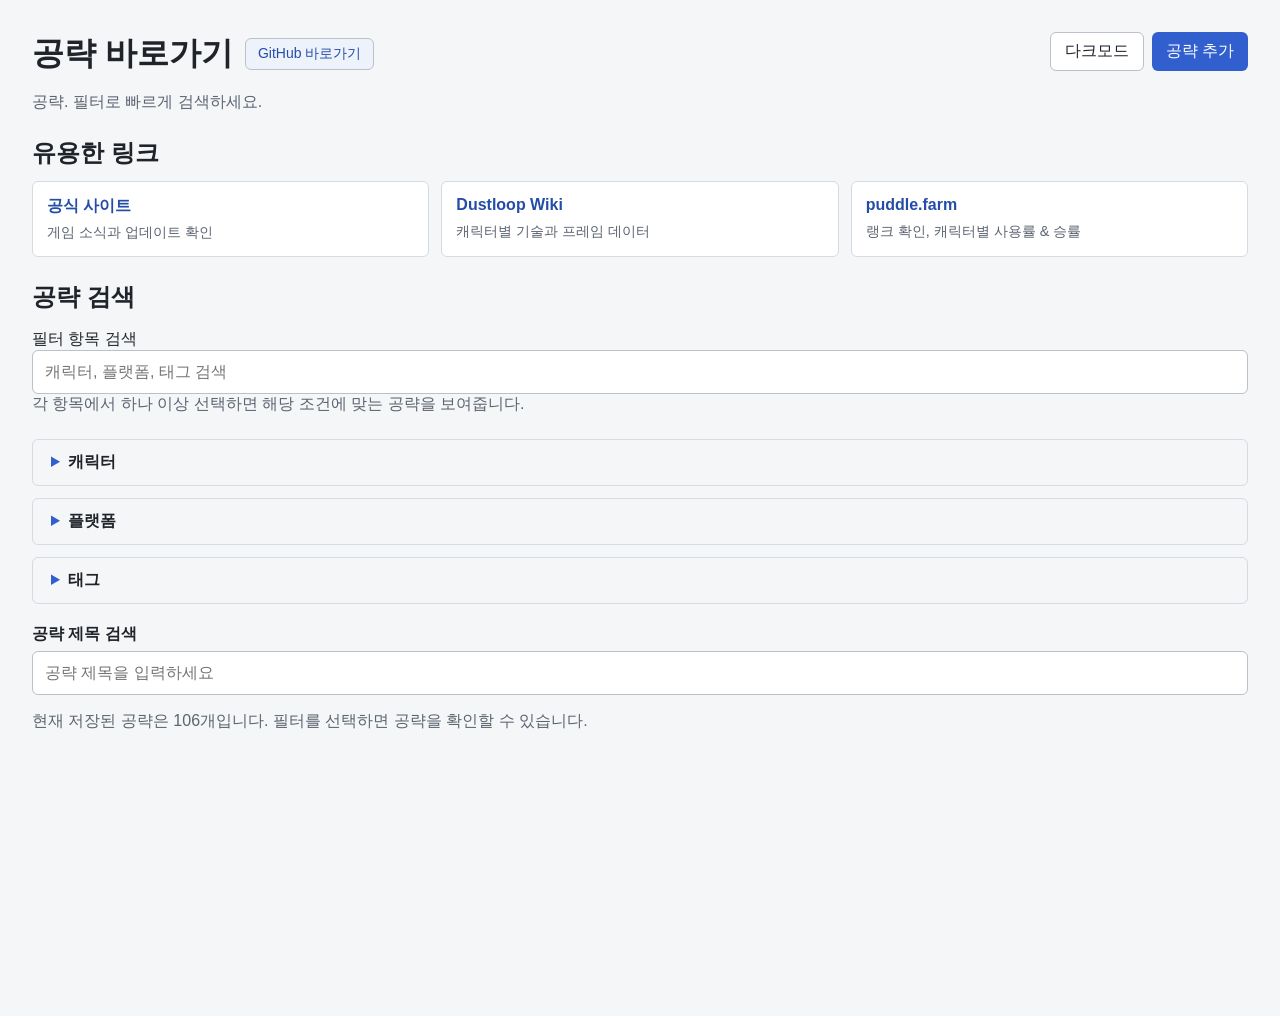
<file: HTML/index.html>
<!DOCTYPE html>
<html lang="ko">
<head>
    <!-- 한글 표시와 모바일 화면 대응을 위한 기본 문서 설정입니다. -->
    <meta charset="UTF-8">
    <meta name="viewport" content="width=device-width, initial-scale=1.0">
    <title>공략 바로가기</title>
    <!-- 화면 레이아웃과 색상은 외부 스타일시트에서 관리합니다. -->
    <link rel="stylesheet" href="style.css">
    <script>
        if (localStorage.getItem("theme") === "dark") {
            document.documentElement.dataset.theme = "dark";
        }
    </script>
    <!-- DB에서 변환된 공략 데이터를 먼저 등록한 후 화면 로직을 실행합니다. -->
    <script src="javascript/guides-data.js"></script>
    <script src="javascript/app-state.js" defer></script>
    <script src="javascript/guide-form.js" defer></script>
    <script src="javascript/filter-ui.js" defer></script>
    <script src="javascript/guide-list.js" defer></script>
    <script src="javascript/script.js" defer></script>
</head>
<body>
    <!-- 페이지 전체를 감싸는 기본 레이아웃 컨테이너입니다. -->
    <main class="page">
        <header class="page-header">
            <div class="page-title-row">
                <h1>공략 바로가기</h1>
                <a
                    class="github-link-button"
                    href="https://github.com/Quraressimo/fgc_doc_shortcut"
                    target="_blank"
                    rel="noopener noreferrer"
                >
                    GitHub 바로가기
                </a>
            </div>
            <p>공략. 필터로 빠르게 검색하세요.</p>
            <div class="header-actions">
                <button id="theme-toggle-button" class="theme-toggle-button" type="button" aria-pressed="false">
                    다크모드
                </button>
                <button id="open-sql-generator" class="sql-toggle-button" type="button">
                    공략 추가
                </button>
            </div>
        </header>

        <!-- 자주 참고하는 외부 사이트 링크를 카드 형태로 제공합니다. -->
        <section class="useful-links" aria-labelledby="useful-links-title">
            <h2 id="useful-links-title">유용한 링크</h2>
            <ul class="useful-link-list">
                <li>
                    <a href="https://www.guiltygear.com/ggst/kr/" target="_blank" rel="noopener noreferrer">
                        <strong>공식 사이트</strong>
                        <span>게임 소식과 업데이트 확인</span>
                    </a>
                </li>
                <li>
                    <a href="https://www.dustloop.com/w/GGST" target="_blank" rel="noopener noreferrer">
                        <strong>Dustloop Wiki</strong>
                        <span>캐릭터별 기술과 프레임 데이터</span>
                    </a>
                </li>
                <li>
                    <a href="https://puddle.farm/ggst/" target="_blank" rel="noopener noreferrer">
                        <strong>puddle.farm</strong>
                        <span>랭크 확인, 캐릭터별 사용률 & 승률</span>
                    </a>
                </li>
            </ul>
        </section>

        <!-- 서버 없이 입력한 공략을 INSERT SQL로 변환하는 팝업입니다. -->
        <dialog id="sql-generator-dialog" class="guide-sql-dialog">
            <h2 id="sql-generator-title">공략 추가용 SQL 만들기</h2>
            <button id="close-sql-generator" class="sql-dialog-close" type="button" aria-label="공략 추가 창 닫기">
                ×
            </button>
            <p class="form-help">
                정보를 입력한 뒤 생성된 SQL을 <code>DB\sql\crud.sql</code>에 추가하세요.
            </p>
            <form id="guide-form">
                <div class="guide-form-grid">
                    <label class="guide-form-id">
                        <span>ID <span class="required-marker" aria-hidden="true">*</span></span>
                        <input id="guide-id-input" type="number" min="0" value="0" required>
                        <small id="guide-id-help" class="form-help">로드된 DB 데이터에서 플랫폼의 최소 빈 ID를 입력합니다.</small>
                    </label>
                    <label class="guide-form-platform">
                        플랫폼
                        <select id="guide-platform-input" required>
                        </select>
                    </label>
                    <label class="guide-form-title">
                        <span>제목 <span class="required-marker" aria-hidden="true">*</span></span>
                        <input id="guide-title-input" type="text" required>
                    </label>
                    <label class="guide-form-url">
                        <span>URL <span class="required-marker" aria-hidden="true">*</span></span>
                        <input id="guide-url-input" type="url" required>
                    </label>
                    <label class="guide-form-character">
                        캐릭터
                        <input
                            id="guide-character-input"
                            type="text"
                            placeholder="공용이면 비워두세요"
                            aria-autocomplete="list"
                            aria-controls="guide-character-suggestions"
                            aria-expanded="false"
                        >
                        <ul id="guide-character-suggestions" class="guide-autocomplete-list" aria-label="캐릭터 완성 후보" hidden></ul>
                    </label>
                    <label class="guide-form-tag-1">
                        <span>태그 1 <span class="required-marker" aria-hidden="true">*</span></span>
                        <input id="guide-tag-1-input" type="text" required aria-autocomplete="list" aria-controls="guide-tag-1-suggestions" aria-expanded="false">
                        <ul id="guide-tag-1-suggestions" class="guide-autocomplete-list" aria-label="태그 완성 후보" hidden></ul>
                    </label>
                    <label class="guide-form-tag-2">
                        태그 2
                        <input id="guide-tag-2-input" type="text" aria-autocomplete="list" aria-controls="guide-tag-2-suggestions" aria-expanded="false">
                        <ul id="guide-tag-2-suggestions" class="guide-autocomplete-list" aria-label="태그 완성 후보" hidden></ul>
                    </label>
                    <label class="guide-form-tag-3">
                        태그 3
                        <input id="guide-tag-3-input" type="text" aria-autocomplete="list" aria-controls="guide-tag-3-suggestions" aria-expanded="false">
                        <ul id="guide-tag-3-suggestions" class="guide-autocomplete-list" aria-label="태그 완성 후보" hidden></ul>
                    </label>
                    <label class="guide-form-tag-4">
                        태그 4
                        <input id="guide-tag-4-input" type="text" aria-autocomplete="list" aria-controls="guide-tag-4-suggestions" aria-expanded="false">
                        <ul id="guide-tag-4-suggestions" class="guide-autocomplete-list" aria-label="태그 완성 후보" hidden></ul>
                    </label>
                    <label class="guide-form-tag-5">
                        태그 5
                        <input id="guide-tag-5-input" type="text" aria-autocomplete="list" aria-controls="guide-tag-5-suggestions" aria-expanded="false">
                        <ul id="guide-tag-5-suggestions" class="guide-autocomplete-list" aria-label="태그 완성 후보" hidden></ul>
                    </label>
                </div>
                <button class="sql-generate-button" type="submit">INSERT SQL 생성</button>
            </form>
            <div class="sql-output-area" hidden>
                <label for="sql-output">생성된 SQL</label>
                <textarea id="sql-output" rows="4" readonly></textarea>
                <button id="copy-sql-button" type="button">SQL 복사</button>
                <p id="sql-status" class="form-help" role="status" aria-live="polite"></p>
            </div>
        </dialog>

        <!-- 검색어 입력, 필터, 검색 결과를 포함하는 메인 기능 영역입니다. -->
        <section class="guide-search" aria-labelledby="search-title">
            <h2 id="search-title">공략 검색</h2>
            <label for="tag-search-input">필터 항목 검색</label>
            <input
                type="search"
                id="tag-search-input"
                placeholder="캐릭터, 플랫폼, 태그 검색"
                aria-controls="character-filter-subfilters platform-filter-list tag-filter-subfilters"
            >

            <fieldset class="tag-filters">
                <p class="filter-help">각 항목에서 하나 이상 선택하면 해당 조건에 맞는 공략을 보여줍니다.</p>
                <!-- 필터 항목은 script.js가 데이터와 DOM 요소를 연결해 동적으로 채웁니다. -->
                <div class="subfilters">
                    <!-- details를 사용해 캐릭터 필터 전체를 접거나 펼칠 수 있습니다. -->
                    <details id="character-filter-category" class="subfilter">
                        <summary>캐릭터</summary>
                        <div id="character-filter-subfilters" class="tag-subfilters"></div>
                    </details>
                    <!-- 플랫폼 필터도 동일한 접기/펼치기 구조를 사용합니다. -->
                    <details id="platform-filter-category" class="subfilter">
                        <summary>플랫폼</summary>
                        <ul id="platform-filter-list" class="tag-filter-list"></ul>
                    </details>
                    <!-- 태그 하위 필터는 guides-data.js 설정을 기준으로 동적으로 생성합니다. -->
                    <details id="tag-filter-category" class="subfilter">
                        <summary>태그</summary>
                        <div id="tag-filter-subfilters" class="tag-subfilters"></div>
                    </details>
                </div>
            </fieldset>

            <label class="guide-title-search-label" for="guide-title-search-input">공략 제목 검색</label>
            <input
                type="search"
                id="guide-title-search-input"
                placeholder="공략 제목을 입력하세요"
                aria-controls="guide-list"
            >

            <p id="search-status" class="search-status" role="status" aria-live="polite">
                해당하는 공략이 없습니다.
            </p>
            <!-- 선택된 필터에 맞는 공략 카드가 script.js에 의해 추가됩니다. -->
            <ul id="guide-list" class="guide-list" aria-label="공략 목록"></ul>
        </section>
    </main>
    <!-- 긴 결과 목록을 본 뒤 페이지 상단으로 돌아가기 위한 고정 버튼입니다. -->
    <button id="back-to-top" class="back-to-top" type="button" aria-label="화면 맨 위로 이동" title="맨 위로 이동" hidden>
        ↑
    </button>
</body>
</html>
</file>
<file: HTML/style.css>
* {
    /* padding과 border를 요소의 전체 크기에 포함해 레이아웃 계산을 단순화합니다. */
    box-sizing: border-box;
}

/* 페이지 전체의 기본 색상, 글꼴, 브라우저별 여백을 설정합니다. */
body {
    margin: 0;
    background: #f5f6f8;
    color: #20242a;
    font-family: Arial, "Malgun Gothic", sans-serif;
    overflow-y: scroll;
}

/* 페이지 콘텐츠의 좌우 여백을 화면 너비에 따라 유연하게 조절합니다. */
.page {
    width: 100%;
    padding: 32px clamp(12px, 4vw, 32px);
}

/* 상단 제목과 설명 영역 사이에 여백을 둡니다. */
.page-header {
    position: relative;
    margin-bottom: 24px;
}

.page-title-row {
    display: flex;
    flex-wrap: wrap;
    align-items: center;
    gap: 12px;
    margin-bottom: 8px;
}

.page-header h1 {
    margin: 0;
}

.github-link-button {
    display: inline-flex;
    align-items: center;
    padding: 6px 12px;
    border: 1px solid #b9c1cb;
    border-radius: 6px;
    background: #eef2fb;
    color: #244da8;
    font-size: 0.875rem;
    text-decoration: none;
}

.github-link-button:hover,
.github-link-button:focus-visible {
    background: #dbe5fa;
}

.github-link-button:focus-visible {
    outline: 2px solid #20242a;
    outline-offset: 3px;
}

.header-actions {
    position: absolute;
    top: 0;
    right: 0;
    display: flex;
    gap: 8px;
}

.theme-toggle-button {
    padding: 8px 14px;
    border: 1px solid #b9c1cb;
    border-radius: 6px;
    background: #fff;
    color: #20242a;
    font: inherit;
    cursor: pointer;
}

.theme-toggle-button:hover,
.theme-toggle-button:focus-visible {
    border-color: #315fce;
}

.theme-toggle-button:focus-visible {
    outline: 2px solid #20242a;
    outline-offset: 3px;
}

.sql-toggle-button {
    padding: 8px 14px;
    border: 0;
    border-radius: 6px;
    background: #315fce;
    color: #fff;
    font: inherit;
    cursor: pointer;
}

.sql-toggle-button:hover,
.sql-toggle-button:focus-visible {
    background: #244da8;
}

.sql-toggle-button:focus-visible,
.sql-dialog-close:focus-visible {
    outline: 2px solid #20242a;
    outline-offset: 3px;
}

/* 공략 추가 폼은 평소에는 숨기고 버튼으로 연 모달 안에서만 표시합니다. */
.guide-sql-dialog {
    position: fixed;
    width: min(720px, calc(100% - 24px));
    max-height: calc(100% - 24px);
    margin: auto;
    padding: 24px;
    border: 1px solid #d5dbe3;
    border-radius: 8px;
    background: #fff;
    color: #20242a;
}

.guide-sql-dialog::backdrop {
    background: rgb(32 36 42 / 45%);
}

.guide-sql-dialog h2 {
    margin: 0 36px 8px 0;
}

.sql-dialog-close {
    position: absolute;
    top: 16px;
    right: 16px;
    width: 32px;
    height: 32px;
    border: 0;
    border-radius: 50%;
    background: transparent;
    color: #5b6470;
    font-size: 1.5rem;
    cursor: pointer;
}

.sql-dialog-close:hover {
    background: #f5f6f8;
}

/* 공식 사이트 등 외부 링크 카드 영역입니다. */
.useful-links {
    margin-bottom: 24px;
}

.useful-links h2 {
    margin: 0 0 12px;
}

/* 링크 카드가 화면 너비에 맞춰 자동으로 열을 나누도록 합니다. */
.useful-link-list {
    display: grid;
    grid-template-columns: repeat(auto-fit, minmax(200px, 1fr));
    gap: 12px;
    margin: 0;
    padding: 0;
    list-style: none;
}

/* 외부 링크를 클릭 가능한 카드처럼 보이게 합니다. */
.useful-link-list a {
    display: grid;
    gap: 6px;
    height: 100%;
    padding: 14px;
    border: 1px solid #d5dbe3;
    border-radius: 6px;
    background: #fff;
    color: #244da8;
    text-decoration: none;
}

/* 키보드 포커스와 마우스 오버 시 카드의 경계를 강조합니다. */
.useful-link-list a:hover,
.useful-link-list a:focus-visible {
    border-color: #315fce;
}

.useful-link-list span {
    color: #5b6470;
    font-size: 0.9rem;
}

.page-header h1 {
    margin: 0;
}

.page-header p,
.filter-help,
.empty-tag-message,
.search-status {
    color: #5b6470;
}

.guide-search > h2 {
    margin: 0 0 16px;
}

.form-help {
    margin: 0 0 12px;
    color: #5b6470;
}

.guide-form-grid {
    display: grid;
    grid-template-columns: repeat(4, minmax(0, 1fr));
    gap: 12px;
}

.guide-form-id,
.guide-form-platform,
.guide-form-title,
.guide-form-url,
.guide-form-character,
.guide-form-tag-1 {
    grid-column: span 2;
}

.guide-form-id,
.guide-form-platform {
    grid-row: 1;
}

.guide-form-title,
.guide-form-url {
    grid-row: 2;
}

.guide-form-character,
.guide-form-tag-1 {
    grid-row: 3;
}

.guide-form-tag-2,
.guide-form-tag-3,
.guide-form-tag-4,
.guide-form-tag-5 {
    grid-row: 4;
}

.guide-form-tag-2 {
    grid-column: 1;
}

.guide-form-tag-3 {
    grid-column: 2;
}

.guide-form-tag-4 {
    grid-column: 3;
}

.guide-form-tag-5 {
    grid-column: 4;
}

.required-marker {
    color: #dc2626;
    font-weight: 700;
}

.guide-form-grid label,
.sql-output-area label {
    display: grid;
    gap: 6px;
    color: #20242a;
    font-weight: 600;
}

.guide-form-grid label {
    position: relative;
    align-content: start;
}

.guide-autocomplete-list {
    position: absolute;
    z-index: 10;
    top: calc(100% + 4px);
    right: 0;
    left: 0;
    display: grid;
    gap: 4px;
    max-height: 144px;
    margin: -2px 0 0;
    padding: 4px;
    overflow-y: auto;
    border: 1px solid #d5dbe3;
    border-radius: 6px;
    background: #fff;
    list-style: none;
}

.guide-autocomplete-list[hidden] {
    display: none;
}

.guide-autocomplete-option {
    width: 100%;
    padding: 6px 8px;
    border: 0;
    border-radius: 4px;
    background: #fff;
    color: #20242a;
    font: inherit;
    text-align: left;
    cursor: pointer;
}

.guide-autocomplete-option:hover,
.guide-autocomplete-option:focus-visible {
    background: #eef2fb;
    outline: none;
}

.guide-form-grid input,
.guide-form-grid select,
.sql-output-area textarea {
    width: 100%;
    min-height: 40px;
    padding: 8px 10px;
    border: 1px solid #b9c1cb;
    border-radius: 6px;
    font: inherit;
}

.guide-form-grid input:focus,
.guide-form-grid select:focus,
.sql-output-area textarea:focus {
    outline: 2px solid #315fce;
}

.sql-generate-button,
#copy-sql-button {
    margin-top: 16px;
    padding: 8px 14px;
    border: 0;
    border-radius: 6px;
    background: #315fce;
    color: #fff;
    font: inherit;
    cursor: pointer;
}

.sql-generate-button:hover,
#copy-sql-button:hover {
    background: #244da8;
}

.sql-output-area {
    margin-top: 16px;
}

.sql-output-area textarea {
    display: block;
    min-height: 96px;
    margin-top: 6px;
    resize: vertical;
    font-family: Consolas, monospace;
}

#copy-sql-button {
    margin-top: 8px;
}

/* 검색 입력창은 부모 너비를 모두 사용합니다. */
#tag-search-input {
    width: 100%;
    min-height: 44px;
    padding: 10px 12px;
    border: 1px solid #b9c1cb;
    border-radius: 6px;
    font: inherit;
}

#tag-search-input:focus {
    outline: 2px solid #315fce;
}

/* 제목 검색은 필터와 결과 목록 사이에서 별도로 공략 제목만 검색합니다. */
.guide-title-search-label {
    display: block;
    margin-top: 20px;
    margin-bottom: 6px;
    font-weight: 600;
}

#guide-title-search-input {
    width: 100%;
    min-height: 44px;
    padding: 10px 12px;
    border: 1px solid #b9c1cb;
    border-radius: 6px;
    font: inherit;
}

#guide-title-search-input:focus {
    outline: 2px solid #315fce;
}

/* details와 내부 필터의 기본 여백을 초기화합니다. */
.tag-filters,
.subfilter,
.tag-subfilter {
    min-width: 0;
    margin: 0;
}

/* 필터 그룹은 간격을 유지하는 grid 레이아웃으로 배치합니다. */
.tag-filters,
.subfilter,
.subfilters {
    display: grid;
    gap: 12px;
}

/* grid 레이아웃에서도 hidden 상태인 필터를 확실히 숨깁니다. */
/* JavaScript가 hidden을 설정한 그룹은 grid에서도 확실히 숨깁니다. */
.subfilter[hidden],
.tag-subfilter[hidden] {
    display: none;
}

/* 브라우저 기본 fieldset 테두리와 여백을 제거합니다. */
.tag-filters,
.subfilter,
.tag-subfilter {
    padding: 0;
    border: 0;
}

/* 캐릭터·플랫폼·태그 같은 상위 필터 그룹의 카드 모양입니다. */
.subfilter {
    padding: 12px;
    border: 1px solid #d5dbe3;
    border-radius: 6px;
}

/* details의 제목은 접기/펼치기 가능한 컨트롤처럼 표시합니다. */
.subfilter > summary {
    padding: 0 6px;
    font-weight: 600;
    cursor: pointer;
    user-select: none;
}

/* 접기 상태를 나타내는 삼각형의 강조 색상입니다. */
.subfilter > summary::marker {
    color: #315fce;
}

/* 키보드로 summary를 선택했을 때 현재 위치를 보여줍니다. */
.subfilter > summary:focus-visible {
    outline: 2px solid #315fce;
    outline-offset: 2px;
}

.subfilters,
.tag-subfilters {
    margin-top: 12px;
}

.tag-subfilters {
    display: grid;
    gap: 12px;
}

.filter-help {
    margin: 0;
}

/* 필터 목록과 공략 목록의 기본 목록 기호와 여백을 제거합니다. */
.tag-filter-list,
.guide-list {
    display: flex;
    flex-wrap: wrap;
    gap: 8px;
    margin: 0;
    padding: 0;
    list-style: none;
}

/* 체크박스 대신 사용하는 필터 토글 버튼의 기본 모양입니다. */
.filter-option {
    padding: 6px 12px;
    border: 1px solid #b9c1cb;
    border-radius: 999px;
    background: #fff;
    color: #20242a;
    font: inherit;
    cursor: pointer;
    transition: background-color 0.15s, border-color 0.15s, color 0.15s;
}

/* 토글 버튼에 마우스를 올리거나 키보드 포커스를 둔 상태입니다. */
.filter-option:hover,
.filter-option:focus-visible {
    border-color: #315fce;
    outline: none;
}

/* aria-pressed가 true인 선택 상태를 시각적으로 표시합니다. */
.filter-option[aria-pressed="true"] {
    border-color: #315fce;
    background: #315fce;
    color: #fff;
}

/* 필터 종류별 기본 테두리 색상입니다. */
.filter-option-character {
    border-color: #93c5fd;
}

.filter-option-platform {
    border-color: #86efac;
}

.filter-option-difficulty {
    border-color: #fbbf24;
}

.filter-option-category {
    border-color: #c4b5fd;
}

.filter-option-situation {
    border-color: #6ee7b7;
}

.filter-option-location {
    border-color: #93c5fd;
}

.filter-option-type {
    border-color: #f9a8d4;
}

/* 검색 결과가 없거나 선택 안내를 표시하는 상태 문구입니다. */
.search-status {
    margin: 16px 0 0;
}

/* 긴 페이지에서 언제든 상단으로 이동할 수 있는 고정 버튼입니다. */
.back-to-top {
    position: fixed;
    right: 24px;
    bottom: 24px;
    z-index: 10;
    display: grid;
    width: 48px;
    height: 48px;
    place-items: center;
    border: 0;
    border-radius: 50%;
    background: #315fce;
    color: #fff;
    font: inherit;
    font-size: 1.5rem;
    cursor: pointer;
    box-shadow: 0 2px 8px rgb(32 36 42 / 20%);
}

.back-to-top[hidden] {
    display: none;
}

.back-to-top:hover {
    background: #244da8;
}

.back-to-top:focus-visible {
    outline: 2px solid #20242a;
    outline-offset: 3px;
}

/* 다크모드에서는 기본 표면과 주요 컴포넌트의 명암을 반전합니다. */
:root[data-theme="dark"] {
    color-scheme: dark;
}

:root[data-theme="dark"] body {
    background: #15191f;
    color: #e5e7eb;
}

:root[data-theme="dark"] .theme-toggle-button,
:root[data-theme="dark"] .github-link-button,
:root[data-theme="dark"] .useful-link-list a,
:root[data-theme="dark"] .guide-sql-dialog,
:root[data-theme="dark"] .subfilter,
:root[data-theme="dark"] .guide-card {
    border-color: #3a4655;
    background: #202630;
    color: #e5e7eb;
}

:root[data-theme="dark"] .github-link-button {
    border-color: #3a4655;
    background: #202630;
    color: #e5e7eb;
}

:root[data-theme="dark"] .github-link-button:hover,
:root[data-theme="dark"] .github-link-button:focus-visible {
    background: #303b4a;
}

:root[data-theme="dark"] .github-link-button:focus-visible {
    outline-color: #e5e7eb;
}

:root[data-theme="dark"] .theme-toggle-button:focus-visible {
    outline-color: #e5e7eb;
}

:root[data-theme="dark"] .page-header p,
:root[data-theme="dark"] .filter-help,
:root[data-theme="dark"] .empty-tag-message,
:root[data-theme="dark"] .search-status,
:root[data-theme="dark"] .form-help,
:root[data-theme="dark"] .guide-character,
:root[data-theme="dark"] .guide-tags,
:root[data-theme="dark"] .useful-link-list span {
    color: #aab4c2;
}

:root[data-theme="dark"] .useful-link-list a,
:root[data-theme="dark"] .guide-card .guide-link,
:root[data-theme="dark"] .guide-card:hover .guide-link,
:root[data-theme="dark"] .guide-card:focus-visible .guide-link {
    color: #9bb9ff;
}

:root[data-theme="dark"] .guide-form-grid label,
:root[data-theme="dark"] .sql-output-area label {
    color: #e5e7eb;
}

:root[data-theme="dark"] .guide-form-grid input,
:root[data-theme="dark"] .guide-form-grid select,
:root[data-theme="dark"] .sql-output-area textarea,
:root[data-theme="dark"] #tag-search-input,
:root[data-theme="dark"] #guide-title-search-input {
    border-color: #536174;
    background: #15191f;
    color: #e5e7eb;
}

:root[data-theme="dark"] .guide-autocomplete-list {
    border-color: #3a4655;
    background: #202630;
}

:root[data-theme="dark"] .guide-autocomplete-option,
:root[data-theme="dark"] .filter-option {
    border-color: #536174;
    background: #202630;
    color: #e5e7eb;
}

:root[data-theme="dark"] .guide-autocomplete-option:hover,
:root[data-theme="dark"] .guide-autocomplete-option:focus-visible,
:root[data-theme="dark"] .filter-option:hover,
:root[data-theme="dark"] .filter-option:focus-visible {
    background: #303b4a;
}

:root[data-theme="dark"] .filter-option[aria-pressed="true"] {
    border-color: #527ee8;
    background: #315fce;
    color: #fff;
}

:root[data-theme="dark"] .guide-tag-difficulty {
    background: #493b1e;
    color: #fcd878;
}

:root[data-theme="dark"] .guide-tag-category {
    background: #3b3155;
    color: #d3c3ff;
}

:root[data-theme="dark"] .guide-tag-situation {
    background: #1d4437;
    color: #9ce7c1;
}

:root[data-theme="dark"] .guide-tag-location {
    background: #203d60;
    color: #abd0ff;
}

:root[data-theme="dark"] .guide-tag-type {
    background: #4a2d3e;
    color: #ffb6d5;
}

/* 공략 카드 목록은 결과 수가 적어도 일정한 하단 높이를 유지합니다. */
.guide-list {
    display: grid;
    gap: 12px;
    min-height: 240px;
    margin-top: 12px;
}

/* 공략 하나를 전체 클릭 가능한 카드로 표시합니다. */
.guide-card {
    display: grid;
    grid-template-columns: minmax(180px, 1fr) minmax(120px, 0.6fr) minmax(100px, 0.45fr) minmax(420px, 2fr);
    gap: 16px;
    align-items: center;
    min-height: 72px;
    padding: 16px 20px;
    border: 1px solid #d5dbe3;
    border-radius: 8px;
    background: #fff;
    color: inherit;
    text-decoration: none;
    transition: border-color 0.15s, box-shadow 0.15s;
}

/* 카드 위에 마우스를 올리거나 포커스했을 때 상호작용을 강조합니다. */
.guide-card:hover,
.guide-card:focus-visible {
    border-color: #315fce;
    box-shadow: 0 2px 8px rgb(32 36 42 / 12%);
    outline: none;
}

/* 카드 첫 번째 열의 제목 링크 스타일입니다. */
.guide-card .guide-link {
    display: block;
    color: #244da8;
    font-size: 1.1rem;
    font-weight: 600;
    line-height: 1.4;
    text-decoration: none;
}

.guide-card:hover .guide-link,
.guide-card:focus-visible .guide-link {
    color: #244da8;
    text-decoration: underline;
}

.guide-character,
/* 태그는 그룹 순서에 맞춘 배지 목록으로 배치됩니다. */
.guide-tags {
    color: #5b6470;
    line-height: 1.5;
}

.guide-character,
.guide-platform {
    font-weight: 600;
}

.guide-tags {
    display: flex;
    flex-wrap: wrap;
    gap: 4px;
}

/* 각 태그 배지는 같은 너비와 둥근 모양을 사용합니다. */
.guide-tags span {
    display: block;
    flex: 0 0 100px;
    padding: 4px 8px;
    border-radius: 999px;
    text-align: center;
}

/* 결과 태그 그룹별 배경색입니다. */
.guide-tag-difficulty {
    background: #fef3c7;
    color: #92400e;
}

.guide-tag-category {
    background: #ede9fe;
    color: #5b21b6;
}

.guide-tag-situation {
    background: #d1fae5;
    color: #065f46;
}

.guide-tag-location {
    background: #dbeafe;
    color: #1e40af;
}

.guide-tag-type {
    background: #fce7f3;
    color: #9d174d;
}

/* 중간 화면에서는 카드 열을 세로로 바꿔 내용이 겹치지 않게 합니다. */
@media (max-width: 1200px) {
    .guide-card {
        grid-template-columns: 1fr;
        gap: 6px;
        padding: 14px 16px;
    }
}

/* 작은 화면에서는 상단 이동 버튼의 위치를 줄입니다. */
@media (max-width: 640px) {
    .header-actions {
        position: static;
        margin-top: 12px;
    }

    .guide-form-grid {
        grid-template-columns: repeat(2, minmax(0, 1fr));
    }

    .guide-form-grid > label {
        grid-row: auto;
        grid-column: auto;
    }

    .back-to-top {
        right: 16px;
        bottom: 16px;
    }
}
</file>
